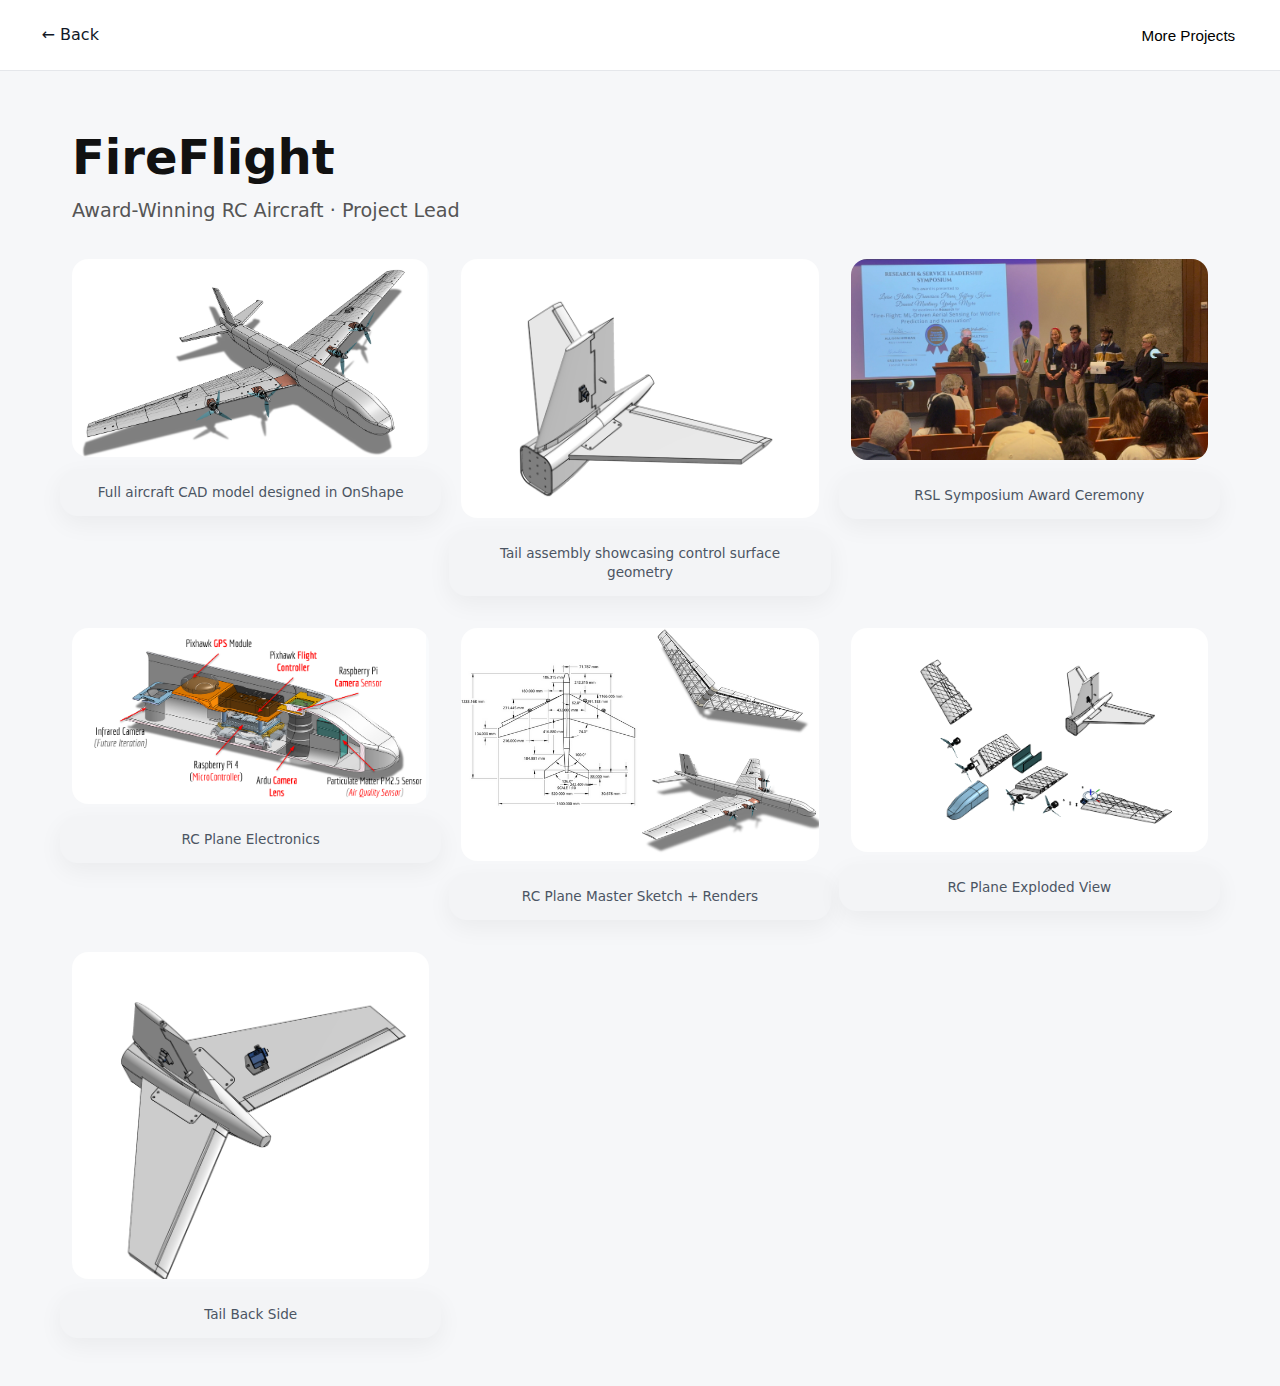
<file: projects/fireflight/index.html>
<!DOCTYPE html>
<html lang="en">
<header class="project-navbar">
  <!-- Left: Back button -->
  <a href="../../index.html#portfolio" class="project-back">
    ← Back
  </a>

  <!-- Right: More Projects -->
  <div class="project-menu">
    <button class="project-menu-toggle">More Projects</button>
    <ul class="project-dropdown">
      
      <li>
        <a href="../stymbappe/index.html">Competition Soccer Robot</a>
      </li>

      <li>
        <a href="../yonderdynamics/index.html">Linear Slider Mechanism - Yonder Dynamics</a>
      </li>

      <li>
        <a href="../shoulderexo/index.html">Shoulder Exoskeleton</a>
      </li>

      <li>
        <a href="../plantwatering/index.html">Automated Plant Watering Machine</a>
      </li>

      <li>
        <a href="../motionnerfgun/">Motion Nerf Gun</a>
      </li>

      <li>
        <a href="../misc/index.html">Miscellaneous</a>
      </li>
     
    </ul>
  </div>
</header>


<head>
  <meta charset="UTF-8" />
  <title>FireFlight RC Plane</title>
  <meta name="viewport" content="width=device-width, initial-scale=1.0" />

  <link rel="stylesheet" href="styles.css" />
</head>
<body>

  <!-- HERO -->
  <section class="hero">
    <h1>FireFlight</h1>
    <p class="hero-sub">Award-Winning RC Aircraft · Project Lead</p>

    <div class="media-grid">

      <!-- Media Block -->
      <div class="media-block">
        <div class="media-image">
          <img src="images/Full Plane Model.png" alt="Full aircraft CAD model">
        </div>
        <div class="media-caption-card">
          <p>Full aircraft CAD model designed in OnShape</p>
        </div>
      </div>

      <!-- Media Block -->
      <div class="media-block">
        <div class="media-image">
          <img src="images/Tail Isometric View Front Side.png" alt="Tail isometric view">
        </div>
        <div class="media-caption-card">
          <p>Tail assembly showcasing control surface geometry</p>
        </div>
      </div>

      <!-- Media Block -->
      <div class="media-block">
        <div class="media-image">
          <img src="images/RSL Symposium Award Ceremony.jpg" alt="RSL Symposium Award Ceremony">
        </div>
        <div class="media-caption-card">
          <p>RSL Symposium Award Ceremony</p>
        </div>
      </div>

      <!-- Media Block -->
      <div class="media-block">
        <div class="media-image">
          <img src="images/RC Plane Electronics.png" alt="RC Plane Electronics">
        </div>
        <div class="media-caption-card">
          <p>RC Plane Electronics</p>
        </div>
      </div>

      <!-- Media Block -->
      <div class="media-block">
        <div class="media-image">
          <img src="images/RC Plane.png" alt="RC Plane Electronics">
        </div>
        <div class="media-caption-card">
          <p>RC Plane Master Sketch + Renders</p>
        </div>
      </div>

      <!-- Media Block -->
      <div class="media-block">
        <div class="media-image">
          <img src="images/Plane Assembly 2.png" alt="RC Plane Electronics">
        </div>
        <div class="media-caption-card">
          <p>RC Plane Exploded View</p>
        </div>
      </div>

      <!-- Media Block -->
      <div class="media-block">
        <div class="media-image">
          <img src="images/Tail Isometric View Back Side.png" alt="RC Plane Electronics">
        </div>
        <div class="media-caption-card">
          <p>Tail Back Side</p>
        </div>
      </div>


    </div>
  </section>
<script src="../../assets/js/project-menu.js"></script>


</body>
</html>
</file>
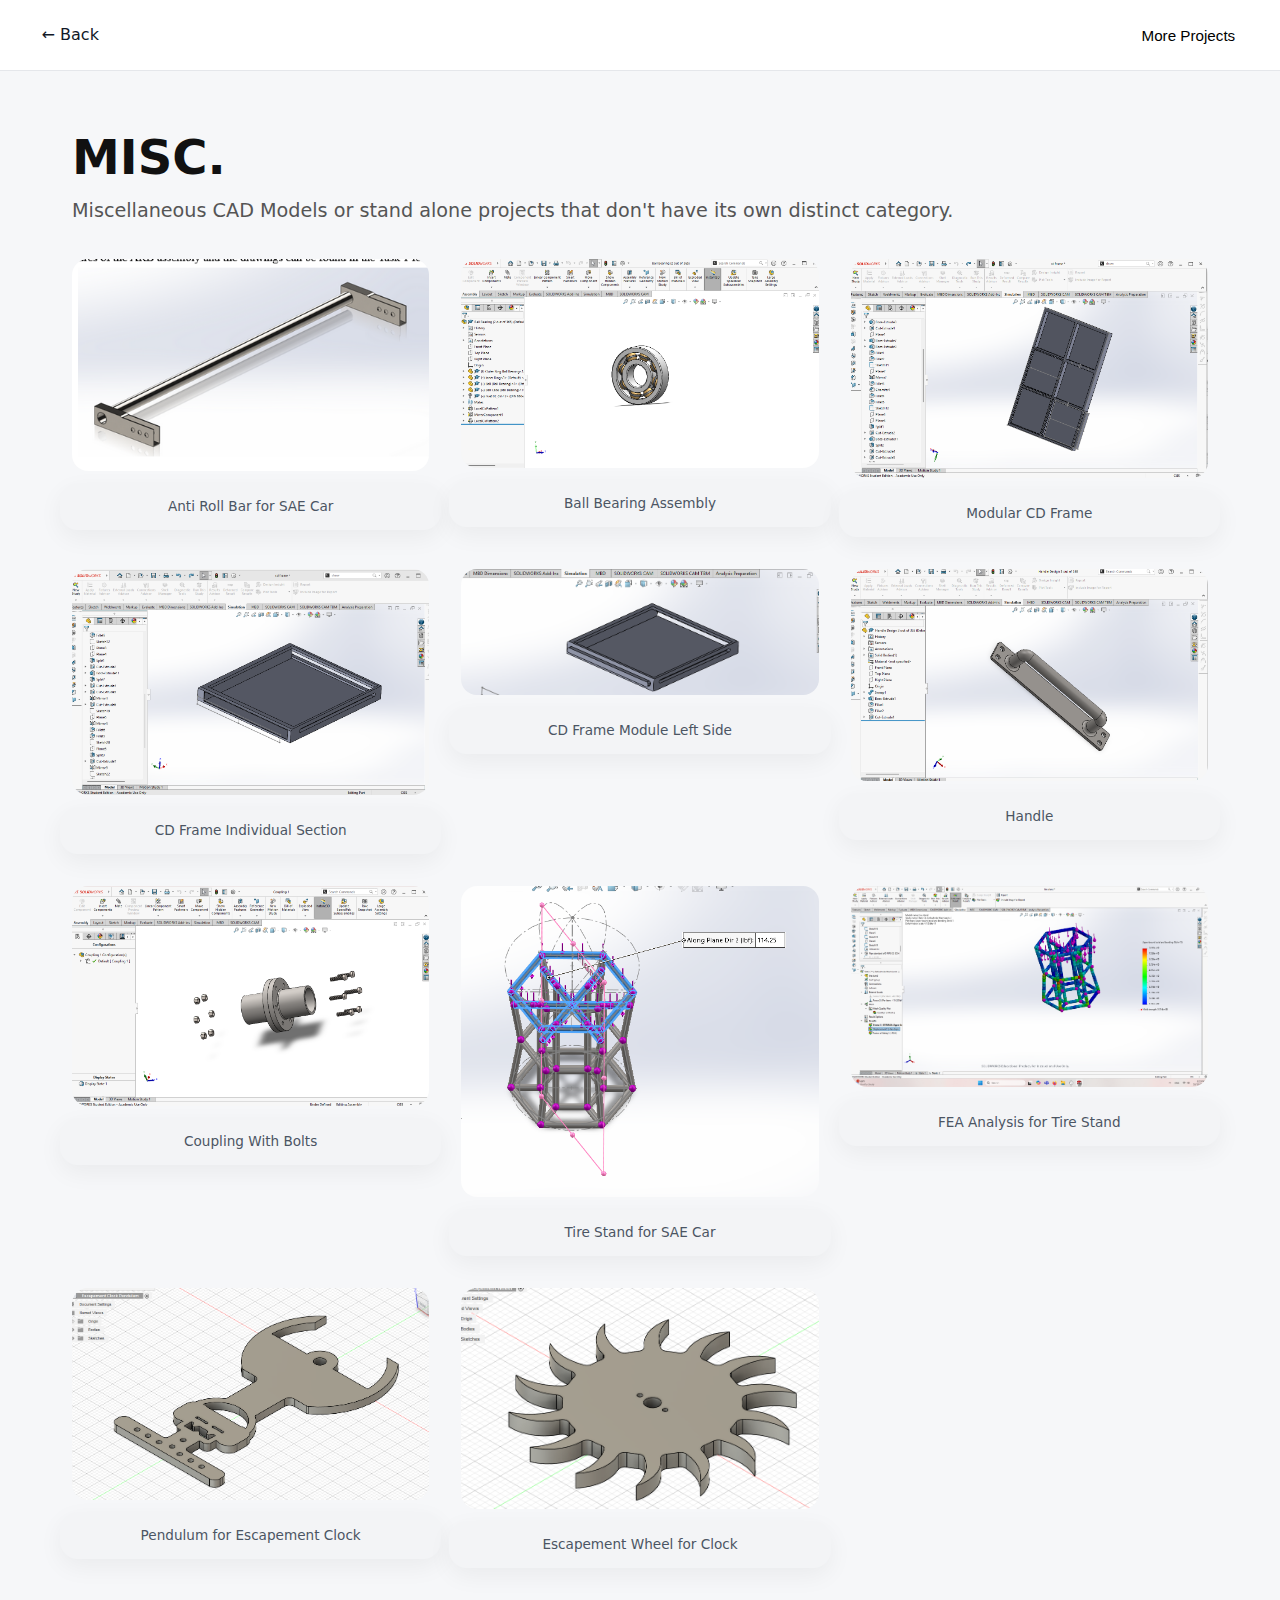
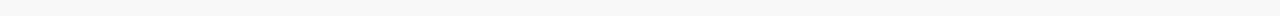
<file: projects/misc/index.html>
<!DOCTYPE html>
<html lang="en">
<header class="project-navbar">
  <!-- Left: Back button -->
  <a href="../../index.html#portfolio" class="project-back">
    ← Back
  </a>

  <!-- Right: More Projects -->
  <div class="project-menu">
    <button class="project-menu-toggle">More Projects</button>
    <ul class="project-dropdown">
      
      <li>
        <a href="../stymbappe/index.html">Competition Soccer Robot</a>
      </li>

      <li>
        <a href="../yonderdynamics/index.html">Linear Slider Mechanism - Yonder Dynamics</a>
      </li>

      <li>
        <a href="../fireflight/index.html">FireFlight RC Plane</a>
      </li>

      <li>
        <a href="../shoulderexo/index.html">Shoulder Exoskeleton</a>
      </li>

      <li>
        <a href="../plantwatering/index.html">Automated Plant Watering Machine</a>
      </li>

      <li>
        <a href="../motionnerfgun/">Motion Nerf Gun</a>
      </li>
    </ul>
  </div>
</header>

<head>
  <meta charset="UTF-8" />
  <title>MISC.</title>
  <meta name="viewport" content="width=device-width, initial-scale=1.0" />

  <link rel="stylesheet" href="styles.css" />
</head>
<body>

  <!-- HERO -->
  <section class="hero">
    <h1>MISC.</h1>
    <p class="hero-sub">Miscellaneous CAD Models or stand alone projects that don't have its own distinct category.</p>

    <div class="media-grid">

      <!-- Media Block -->
      <div class="media-block">
        <div class="media-image">
          <img src="images/Anti Roll Bar.png" alt="Full aircraft CAD model">
        </div>
        <div class="media-caption-card">
          <p>Anti Roll Bar for SAE Car</p>
        </div>
      </div>

      <!-- Media Block -->
      <div class="media-block">
        <div class="media-image">
          <img src="images/Ball Bearing.png" alt="Tail isometric view">
        </div>
        <div class="media-caption-card">
          <p>Ball Bearing Assembly</p>
        </div>
      </div>

       <!-- Media Block -->
      <div class="media-block">
        <div class="media-image">
          <img src="images/Modular CD Frame.png" alt="RC Plane Electronics">
        </div>
        <div class="media-caption-card">
          <p>Modular CD Frame</p>
        </div>
      </div>

      <!-- Media Block -->
      <div class="media-block">
        <div class="media-image">
          <img src="images/CD Frame Section.png" alt="RSL Symposium Award Ceremony">
        </div>
        <div class="media-caption-card">
          <p>CD Frame Individual Section</p>
        </div>
      </div>

      <!-- Media Block -->
      <div class="media-block">
        <div class="media-image">
          <img src="images/CD Section 2.png" alt="RC Plane Electronics">
        </div>
        <div class="media-caption-card">
          <p>CD Frame Module Left Side</p>
        </div>
      </div>

      <!-- Media Block -->
      <div class="media-block">
        <div class="media-image">
          <img src="images/Handle.png" alt="RC Plane Electronics">
        </div>
        <div class="media-caption-card">
          <p>Handle</p>
        </div>
      </div>

      <!-- Media Block -->
      <div class="media-block">
        <div class="media-image">
          <img src="images/Coupling with bolts.png" alt="RC Plane Electronics">
        </div>
        <div class="media-caption-card">
          <p>Coupling With Bolts</p>
        </div>
      </div>

      <!-- Media Block -->
      <div class="media-block">
        <div class="media-image">
          <img src="images/SAE Tire Stand.png" alt="RC Plane Electronics">
        </div>
        <div class="media-caption-card">
          <p>Tire Stand for SAE Car</p>
        </div>
      </div>

       <!-- Media Block -->
      <div class="media-block">
        <div class="media-image">
          <img src="images/SAE Tire Stand FEA.png" alt="RC Plane Electronics">
        </div>
        <div class="media-caption-card">
          <p>FEA Analysis for Tire Stand</p>
        </div>
      </div>

       <!-- Media Block -->
      <div class="media-block">
        <div class="media-image">
          <img src="images/Pendulum for Escapement clock.png" alt="RC Plane Electronics">
        </div>
        <div class="media-caption-card">
          <p>Pendulum for Escapement Clock</p>
        </div>
      </div>

       <!-- Media Block -->
      <div class="media-block">
        <div class="media-image">
          <img src="images/Clock Escapement Wheel.png" alt="RC Plane Electronics">
        </div>
        <div class="media-caption-card">
          <p>Escapement Wheel for Clock</p>
        </div>
      </div>


    </div>
  </section>
<script src="../../assets/js/project-menu.js"></script>
</body>
</html>
</file>
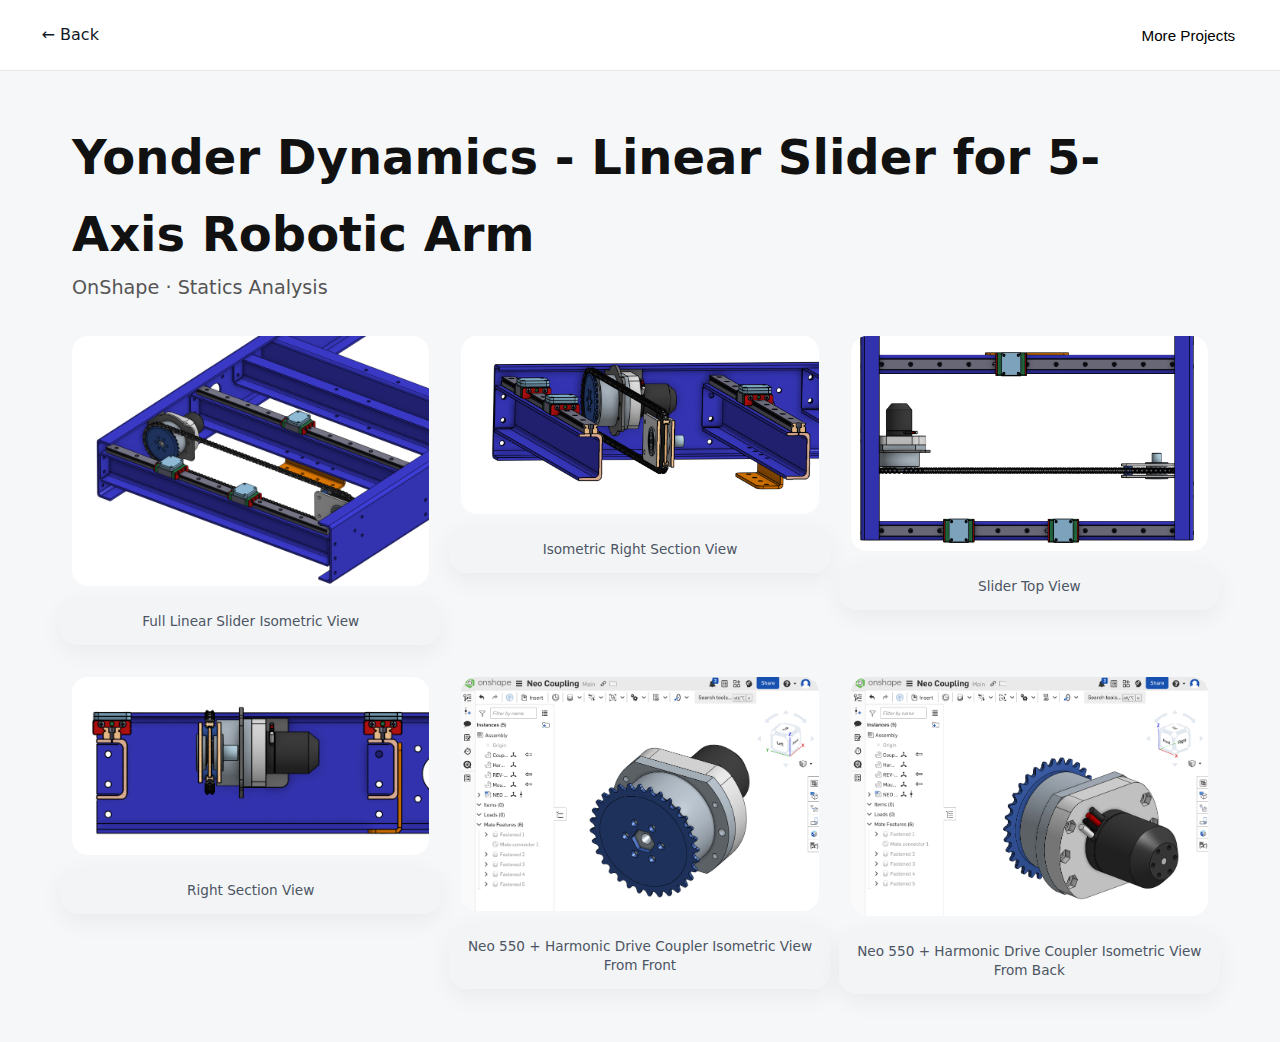
<file: projects/yonderdynamics/index.html>
<!DOCTYPE html>
<html lang="en">
<header class="project-navbar">
  <!-- Left: Back button -->
  <a href="../../index.html#portfolio" class="project-back">
    ← Back
  </a>

  <!-- Right: More Projects -->
  <div class="project-menu">
    <button class="project-menu-toggle">More Projects</button>
    <ul class="project-dropdown">
      
      <li>
        <a href="../stymbappe/index.html">Competition Soccer Robot</a>
      </li>

      <li>
        <a href="../fireflight/index.html">FireFlight RC Plane</a>
      </li>

      <li>
        <a href="../shoulderexo/index.html">Shoulder Exoskeleton</a>
      </li>

      <li>
        <a href="../plantwatering/index.html">Automated Plant Watering Machine</a>
      </li>

      <li>
        <a href="../motionnerfgun/">Motion Nerf Gun</a>
      </li>

      <li>
        <a href="../misc/index.html">Miscellaneous</a>
      </li>
     
    </ul>
  </div>
</header>

<head>
  <meta charset="UTF-8" />
  <title>Yonder Dynamics - Linear Slide</title>
  <meta name="viewport" content="width=device-width, initial-scale=1.0" />

  <link rel="stylesheet" href="styles.css" />
</head>
<body>

  <!-- HERO -->
  <section class="hero">
    <h1>Yonder Dynamics - Linear Slider for 5-Axis Robotic Arm</h1>
    <p class="hero-sub">OnShape · Statics Analysis</p>

    <div class="media-grid">

      <!-- Media Block -->
      <div class="media-block">
        <div class="media-image">
          <img src="images/Linear Slider Isometric View.png" alt="Full aircraft CAD model">
        </div>
        <div class="media-caption-card">
          <p>Full Linear Slider Isometric View</p>
        </div>
      </div>

      <!-- Media Block -->
      <div class="media-block">
        <div class="media-image">
          <img src="images/Isometric Right Section View.png" alt="Tail isometric view">
        </div>
        <div class="media-caption-card">
          <p>Isometric Right Section View</p>
        </div>
      </div>

      <!-- Media Block -->
      <div class="media-block">
        <div class="media-image">
          <img src="images/Top View.png" alt="RSL Symposium Award Ceremony">
        </div>
        <div class="media-caption-card">
          <p>Slider Top View</p>
        </div>
      </div>

      <!-- Media Block -->
      <div class="media-block">
        <div class="media-image">
          <img src="images/Right Section View.png" alt="RC Plane Electronics">
        </div>
        <div class="media-caption-card">
          <p>Right Section View</p>
        </div>
      </div>

      <!-- Media Block -->
      <div class="media-block">
        <div class="media-image">
          <img src="images/Neo 550 Coupler Front.png" alt="RC Plane Electronics">
        </div>
        <div class="media-caption-card">
          <p>Neo 550 + Harmonic Drive Coupler Isometric View From Front</p>
        </div>
      </div>

      <!-- Media Block -->
      <div class="media-block">
        <div class="media-image">
          <img src="images/Neo 550 Coupler Back.png" alt="RC Plane Electronics">
        </div>
        <div class="media-caption-card">
          <p>Neo 550 + Harmonic Drive Coupler Isometric View From Back</p>
        </div>
      </div>

     


    </div>
  </section>
<script src="../../assets/js/project-menu.js"></script>
</body>
</html>
</file>
<file: projects/fireflight/styles.css>
/* =========================
   RESET
========================= */
* {
  margin: 0;
  padding: 0;
  box-sizing: border-box;
}

body {
  font-family: system-ui, -apple-system, BlinkMacSystemFont, sans-serif;
  background: #f6f7f9;
  color: #111;
  line-height: 1.6;
}

/* =========================
   HERO
========================= */
.hero {
  max-width: 1200px;
  margin: 3rem auto;
  padding: 0 2rem;
}

.hero h1 {
  font-size: 3rem;
  font-weight: 700;
}

.hero-sub {
  font-size: 1.2rem;
  color: #555;
  margin-bottom: 2rem;
}

/* =========================
   MEDIA GRID
========================= */
.media-grid {
  display: grid;
  grid-template-columns: repeat(auto-fit, minmax(280px, 1fr));
  gap: 2rem;
}

/* =========================
   MEDIA BLOCK (Independent)
========================= */
.media-block {
  display: inline-flex;               /* prevents height matching */
  flex-direction: column;
  align-items: center;
  transition: transform 0.25s ease, box-shadow 0.25s ease;
}

.media-block:hover {
  transform: translateY(-6px);
}

/* =========================
   IMAGE
========================= */
.media-image img,
.media-image video {
  width: 100%;
  max-width: 100%;
  max-height: 420px;                  /* prevents overpowering */
  height: auto;

  object-fit: contain;
  border-radius: 16px;                /* rounded image */
  display: block;
}

/* =========================
   CAPTION CARD
========================= */
.media-caption-card {
  margin-top: 12px;                   /* space between image + caption */
  padding: 14px 18px;                 /* fixed px padding */
  width: calc(100% + 24px);           /* grows relative to image width */
  background: #f3f4f6;
  border-radius: 18px;
  text-align: center;

  box-shadow: 0 8px 24px rgba(0,0,0,0.05);
}

.media-caption-card p {
  font-size: 0.85rem;
  color: #4b5563;
  line-height: 1.4;
}

/* =========================
   RESPONSIVE
========================= */
@media (max-width: 640px) {
  .hero h1 {
    font-size: 2.4rem;
  }

  .media-image img {
    max-height: 320px;
  }
}

/* =========================
   Project Page Navbar
========================= */
.project-navbar {
  display: flex;
  justify-content: space-between;
  align-items: center;
  padding: 1rem 2rem;
  background: #ffffff;
  border-bottom: 1px solid #e5e7eb;
  position: sticky;
  top: 0;
  z-index: 20;
}

/* Back button */
.project-back {
  text-decoration: none;
  font-weight: 500;
  color: #111827;
  padding: 0.4rem 0.6rem;
  border-radius: 8px;
  transition: background 0.2s ease;
}

.project-back:hover {
  background: #f3f4f6;
}

/* Right-side menu */
.project-menu {
  position: relative;
}

.project-menu-toggle {
  background: none;
  border: none;
  font-size: 0.95rem;
  font-weight: 500;
  cursor: pointer;
  padding: 0.5rem 0.8rem;
  border-radius: 8px;
}

.project-menu-toggle:hover {
  background: #f3f4f6;
}

/* Dropdown */
.project-dropdown {
  position: absolute;
  right: 0;
  top: calc(100% + 0.4rem);
  list-style: none;
  background: #ffffff;
  border-radius: 10px;
  box-shadow: 0 12px 30px rgba(0,0,0,0.08);
  min-width: 220px;
  display: none;
  z-index: 30;
}

.project-dropdown li a {
  display: block;
  padding: 0.6rem 1.2rem;
  text-decoration: none;
  color: #111827;
}

.project-dropdown li a:hover {
  background: #f3f4f6;
}

/* Open state */
.project-dropdown.open {
  display: block;
}
</file>
<file: projects/misc/styles.css>
/* =========================
   RESET
========================= */
* {
  margin: 0;
  padding: 0;
  box-sizing: border-box;
}

body {
  font-family: system-ui, -apple-system, BlinkMacSystemFont, sans-serif;
  background: #f6f7f9;
  color: #111;
  line-height: 1.6;
}

/* =========================
   HERO
========================= */
.hero {
  max-width: 1200px;
  margin: 3rem auto;
  padding: 0 2rem;
}

.hero h1 {
  font-size: 3rem;
  font-weight: 700;
}

.hero-sub {
  font-size: 1.2rem;
  color: #555;
  margin-bottom: 2rem;
}

/* =========================
   MEDIA GRID
========================= */
.media-grid {
  display: grid;
  grid-template-columns: repeat(auto-fit, minmax(280px, 1fr));
  gap: 2rem;
}

/* =========================
   MEDIA BLOCK (Independent)
========================= */
.media-block {
  display: inline-flex;               /* prevents height matching */
  flex-direction: column;
  align-items: center;
  transition: transform 0.25s ease, box-shadow 0.25s ease;
}

.media-block:hover {
  transform: translateY(-6px);
}

/* =========================
   IMAGE
========================= */
.media-image img {
  width: 100%;
  max-width: 100%;
  max-height: 420px;                  /* prevents overpowering */
  height: auto;
  object-fit: contain;
  border-radius: 16px;                /* rounded image */
  display: block;
}

/* =========================
   CAPTION CARD
========================= */
.media-caption-card {
  margin-top: 12px;                   /* space between image + caption */
  padding: 14px 18px;                 /* fixed px padding */
  width: calc(100% + 24px);           /* grows relative to image width */
  background: #f3f4f6;
  border-radius: 18px;
  text-align: center;

  box-shadow: 0 8px 24px rgba(0,0,0,0.05);
}

.media-caption-card p {
  font-size: 0.85rem;
  color: #4b5563;
  line-height: 1.4;
}

/* =========================
   RESPONSIVE
========================= */
@media (max-width: 640px) {
  .hero h1 {
    font-size: 2.4rem;
  }

  .media-image img {
    max-height: 320px;
  }
}


.media-image video {
  width: 100%;
  max-height: 220px;
  height: auto;
  object-fit: contain;
  border-radius: 16px;
  display: block;
  cursor: pointer;
  background: #000;
}

/* =========================
   Project Page Navbar
========================= */
.project-navbar {
  display: flex;
  justify-content: space-between;
  align-items: center;
  padding: 1rem 2rem;
  background: #ffffff;
  border-bottom: 1px solid #e5e7eb;
  position: sticky;
  top: 0;
  z-index: 20;
}

/* Back button */
.project-back {
  text-decoration: none;
  font-weight: 500;
  color: #111827;
  padding: 0.4rem 0.6rem;
  border-radius: 8px;
  transition: background 0.2s ease;
}

.project-back:hover {
  background: #f3f4f6;
}

/* Right-side menu */
.project-menu {
  position: relative;
}

.project-menu-toggle {
  background: none;
  border: none;
  font-size: 0.95rem;
  font-weight: 500;
  cursor: pointer;
  padding: 0.5rem 0.8rem;
  border-radius: 8px;
}

.project-menu-toggle:hover {
  background: #f3f4f6;
}

/* Dropdown */
.project-dropdown {
  position: absolute;
  right: 0;
  top: calc(100% + 0.4rem);
  list-style: none;
  background: #ffffff;
  border-radius: 10px;
  box-shadow: 0 12px 30px rgba(0,0,0,0.08);
  min-width: 220px;
  display: none;
  z-index: 30;
}

.project-dropdown li a {
  display: block;
  padding: 0.6rem 1.2rem;
  text-decoration: none;
  color: #111827;
}

.project-dropdown li a:hover {
  background: #f3f4f6;
}

/* Open state */
.project-dropdown.open {
  display: block;
}
</file>
<file: projects/yonderdynamics/styles.css>
/* =========================
   RESET
========================= */
* {
  margin: 0;
  padding: 0;
  box-sizing: border-box;
}

body {
  font-family: system-ui, -apple-system, BlinkMacSystemFont, sans-serif;
  background: #f6f7f9;
  color: #111;
  line-height: 1.6;
}

/* =========================
   HERO
========================= */
.hero {
  max-width: 1200px;
  margin: 3rem auto;
  padding: 0 2rem;
}

.hero h1 {
  font-size: 3rem;
  font-weight: 700;
}

.hero-sub {
  font-size: 1.2rem;
  color: #555;
  margin-bottom: 2rem;
}

/* =========================
   MEDIA GRID
========================= */
.media-grid {
  display: grid;
  grid-template-columns: repeat(auto-fit, minmax(280px, 1fr));
  gap: 2rem;
}

/* =========================
   MEDIA BLOCK (Independent)
========================= */
.media-block {
  display: inline-flex;               /* prevents height matching */
  flex-direction: column;
  align-items: center;
  transition: transform 0.25s ease, box-shadow 0.25s ease;
}

.media-block:hover {
  transform: translateY(-6px);
}

/* =========================
   IMAGE
========================= */
.media-image img,
.media-image video {
  width: 100%;
  max-width: 100%;
  max-height: 420px;                  /* prevents overpowering */
  height: auto;

  object-fit: contain;
  border-radius: 16px;                /* rounded image */
  display: block;
}

/* =========================
   CAPTION CARD
========================= */
.media-caption-card {
  margin-top: 12px;                   /* space between image + caption */
  padding: 14px 18px;                 /* fixed px padding */
  width: calc(100% + 24px);           /* grows relative to image width */
  background: #f3f4f6;
  border-radius: 18px;
  text-align: center;

  box-shadow: 0 8px 24px rgba(0,0,0,0.05);
}

.media-caption-card p {
  font-size: 0.85rem;
  color: #4b5563;
  line-height: 1.4;
}

/* =========================
   RESPONSIVE
========================= */
@media (max-width: 640px) {
  .hero h1 {
    font-size: 2.4rem;
  }

  .media-image img {
    max-height: 320px;
  }
}

/* =========================
   Project Page Navbar
========================= */
.project-navbar {
  display: flex;
  justify-content: space-between;
  align-items: center;
  padding: 1rem 2rem;
  background: #ffffff;
  border-bottom: 1px solid #e5e7eb;
  position: sticky;
  top: 0;
  z-index: 20;
}

/* Back button */
.project-back {
  text-decoration: none;
  font-weight: 500;
  color: #111827;
  padding: 0.4rem 0.6rem;
  border-radius: 8px;
  transition: background 0.2s ease;
}

.project-back:hover {
  background: #f3f4f6;
}

/* Right-side menu */
.project-menu {
  position: relative;
}

.project-menu-toggle {
  background: none;
  border: none;
  font-size: 0.95rem;
  font-weight: 500;
  cursor: pointer;
  padding: 0.5rem 0.8rem;
  border-radius: 8px;
}

.project-menu-toggle:hover {
  background: #f3f4f6;
}

/* Dropdown */
.project-dropdown {
  position: absolute;
  right: 0;
  top: calc(100% + 0.4rem);
  list-style: none;
  background: #ffffff;
  border-radius: 10px;
  box-shadow: 0 12px 30px rgba(0,0,0,0.08);
  min-width: 220px;
  display: none;
  z-index: 30;
}

.project-dropdown li a {
  display: block;
  padding: 0.6rem 1.2rem;
  text-decoration: none;
  color: #111827;
}

.project-dropdown li a:hover {
  background: #f3f4f6;
}

/* Open state */
.project-dropdown.open {
  display: block;
}
</file>
